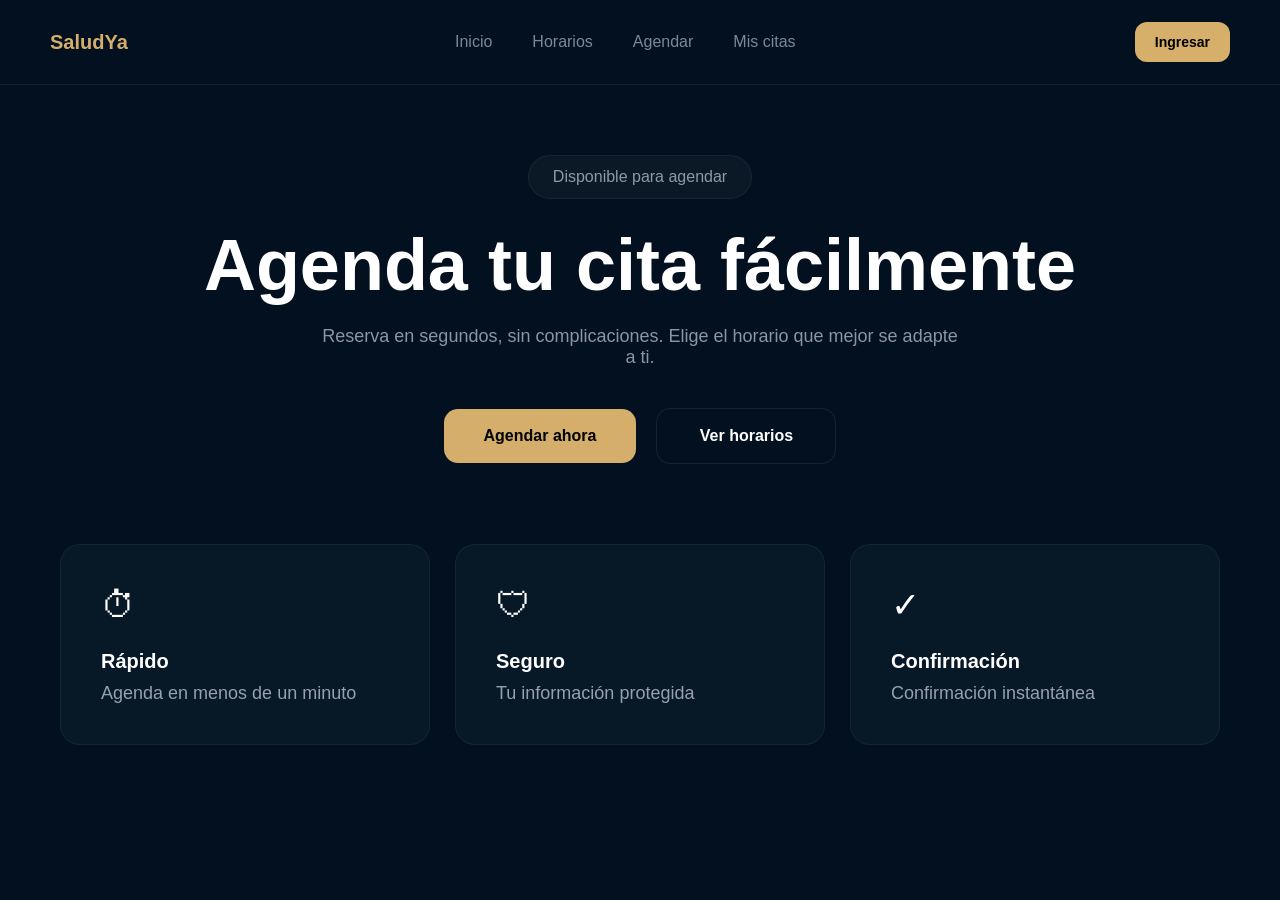
<file: index.html>
<!DOCTYPE html>

<html lang="es">

<head>

    <meta charset="UTF-8">

    <meta name="viewport" content="width=device-width, initial-scale=1.0">

    <title>

        SaludYa

    </title>

    <link rel="stylesheet" href="css/styles.css">

</head>

<body>


    <header class="navbar">

        <div class="logo">

            <h2>SaludYa</h2>

        </div>

        <nav class="nav-menu">

            <a href="index.html">Inicio</a>

            <a href="horarios.html">Horarios</a>

            <a href="agendar.html">Agendar</a>

            <a href="citas.html">Mis citas</a>

        </nav>

        <div class="nav-user">

            <span class="nav-username"></span>

            <a href="login.html" class="login-btn primary-btn">

                Ingresar

            </a>

            <button class="logout-btn primary-btn" style="display:none;">

                Salir

            </button>

        </div>

    </header>



    <main class="hero-section">


        <div class="hero-badge">

            Disponible para agendar

        </div>


        <h1>

            Agenda tu cita fácilmente

        </h1>


        <p>

            Reserva en segundos, sin complicaciones.

            Elige el horario que mejor se adapte a ti.

        </p>



        <div class="hero-buttons">


            <a href="agendar.html" class="primary-btn">

                Agendar ahora

            </a>



            <a href="horarios.html" class="secondary-btn">

                Ver horarios

            </a>


        </div>



        <div class="features-grid">


            <div class="feature-card">

                <div class="feature-icon">

                    ⏱

                </div>

                <h3>

                    Rápido

                </h3>

                <p>

                    Agenda en menos de un minuto

                </p>

            </div>



            <div class="feature-card">

                <div class="feature-icon">

                    🛡

                </div>

                <h3>

                    Seguro

                </h3>

                <p>

                    Tu información protegida

                </p>

            </div>



            <div class="feature-card">

                <div class="feature-icon">

                    ✓

                </div>

                <h3>

                    Confirmación

                </h3>

                <p>

                    Confirmación instantánea

                </p>

            </div>


        </div>


    </main>


    <script src="js/app.js"></script>

</body>

</html>
</file>
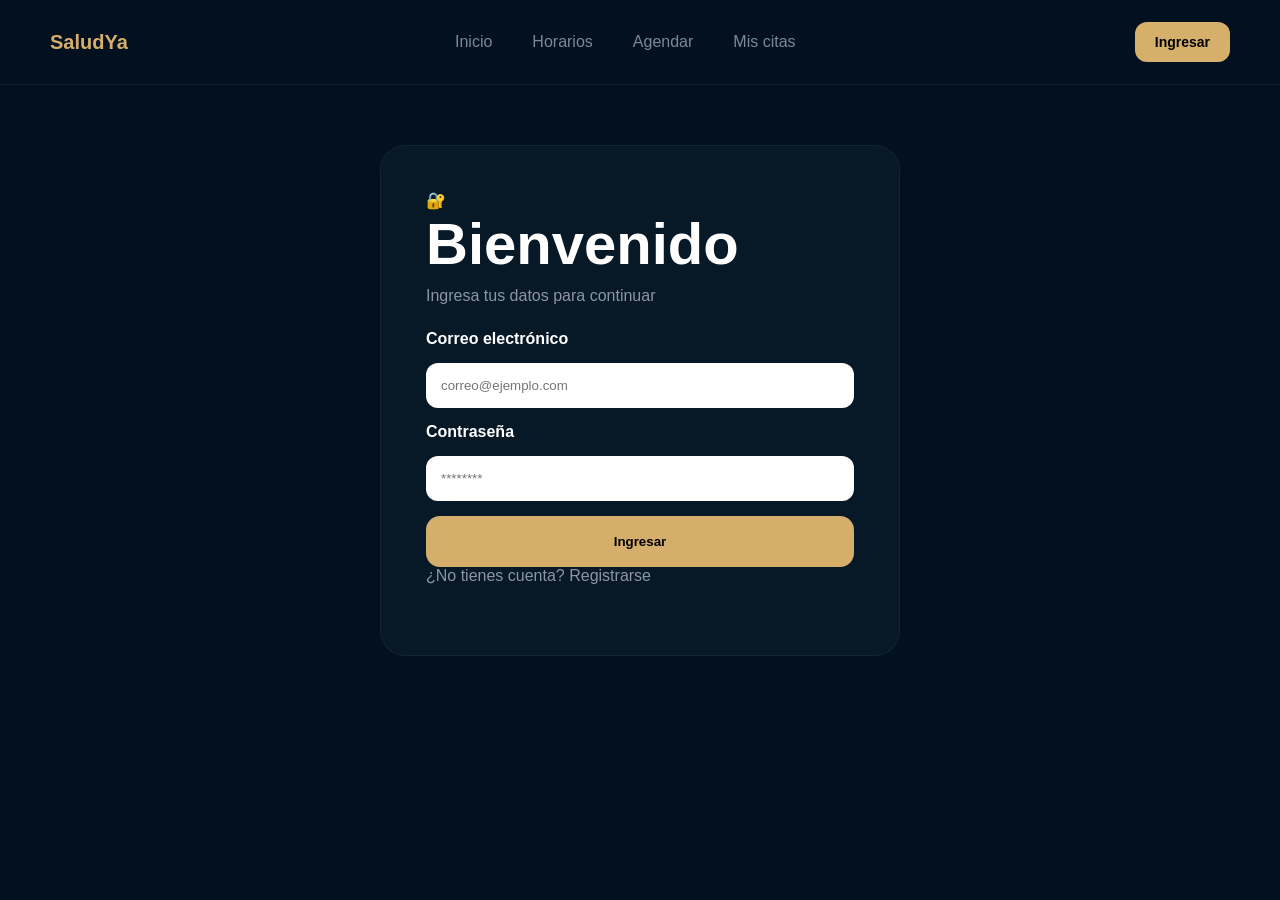
<file: agendar.html>
<!DOCTYPE html>

<html lang="es">

<head>

    <meta charset="UTF-8">

    <meta name="viewport" content="width=device-width, initial-scale=1.0">

    <title>

        Agendar cita | SaludYa

    </title>

    <link rel="stylesheet" href="css/styles.css">

</head>

<body>


    <header class="navbar">


        <div class="logo">

            <h2>

                SaludYa

            </h2>

        </div>


        <nav class="nav-menu">

            <a href="index.html">

                Inicio

            </a>

            <a href="horarios.html">

                Horarios

            </a>

            <a href="agendar.html">

                Agendar

            </a>

            <a href="citas.html">

                Mis citas

            </a>

        </nav>


        <div class="nav-user">


            <span class="nav-username">

                Usuario

            </span>


            <button class="logout-btn">

                Salir

            </button>


        </div>


    </header>



    <main class="center-page">


        <form class="appointment-form appointment-card">


            <h1>

                Agendar cita

            </h1>


            <p>

                Completa los datos para reservar

            </p>



            <label>

                Servicio

            </label>

            <select>

                <option>

                    Consulta General

                </option>

                <option>

                    Revisión

                </option>

                <option>

                    Odontología

                </option>

            </select>



            <label>

                Fecha

            </label>

            <input type="date" id="appointment-date" required>



            <label>

                Hora

            </label>



            <div class="time-grid">


                <button type="button" class="hour-btn">

                    08:00

                </button>


                <button type="button" class="hour-btn">

                    08:30

                </button>


                <button type="button" class="hour-btn">

                    09:00

                </button>


                <button type="button" class="hour-btn">

                    09:30

                </button>


                <button type="button" class="hour-btn">

                    10:00

                </button>


                <button type="button" class="hour-btn">

                    10:30

                </button>


                <button type="button" class="hour-btn">

                    11:00

                </button>


                <button type="button" class="hour-btn">

                    11:30

                </button>


                <button type="button" class="hour-btn">

                    12:00

                </button>


                <button type="button" class="hour-btn">

                    14:00

                </button>


                <button type="button" class="hour-btn">

                    14:30

                </button>


                <button type="button" class="hour-btn">

                    15:00

                </button>


                <button type="button" class="hour-btn">

                    15:30

                </button>


                <button type="button" class="hour-btn">

                    16:00

                </button>


                <button type="button" class="hour-btn">

                    16:30

                </button>


            </div>



            <button type="submit" class="primary-btn confirm-btn">

                Confirmar cita

            </button>


        </form>


    </main>


    <script src="js/app.js"></script>

</body>

</html>
</file>
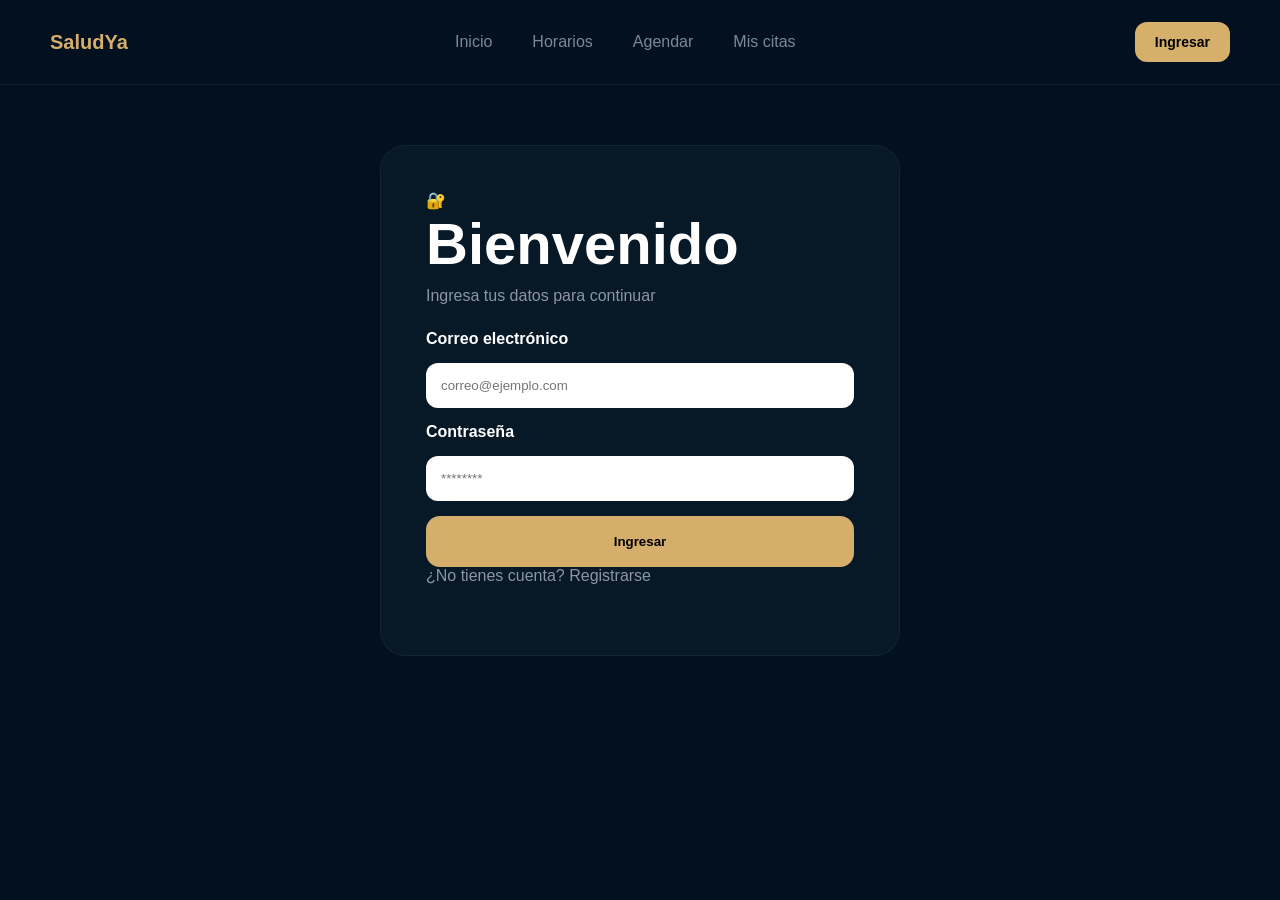
<file: citas.html>
<!DOCTYPE html>

<html lang="es">

<head>

    <meta charset="UTF-8">

    <meta name="viewport" content="width=device-width, initial-scale=1.0">

    <title>

        Mis citas | SaludYa

    </title>

    <link rel="stylesheet" href="css/styles.css">

</head>

<body>


    <header class="navbar">


        <div class="logo">

            <h2>

                SaludYa

            </h2>

        </div>


        <nav class="nav-menu">

            <a href="index.html">

                Inicio

            </a>

            <a href="horarios.html">

                Horarios

            </a>

            <a href="agendar.html">

                Agendar

            </a>

            <a href="citas.html">

                Mis citas

            </a>

        </nav>


        <div class="nav-user">


            <span class="nav-username">

                Usuario

            </span>


            <button class="logout-btn">

                Salir

            </button>


        </div>


    </header>



    <main class="page-container">


        <section class="schedule-header">


            <h1>

                Mis citas

            </h1>


            <p>

                Visualiza y gestiona tus citas agendadas

            </p>


        </section>



        <section class="appointments-grid" id="appointments-container">


        </section>



    </main>


    <script src="js/app.js"></script>

</body>

</html>
</file>
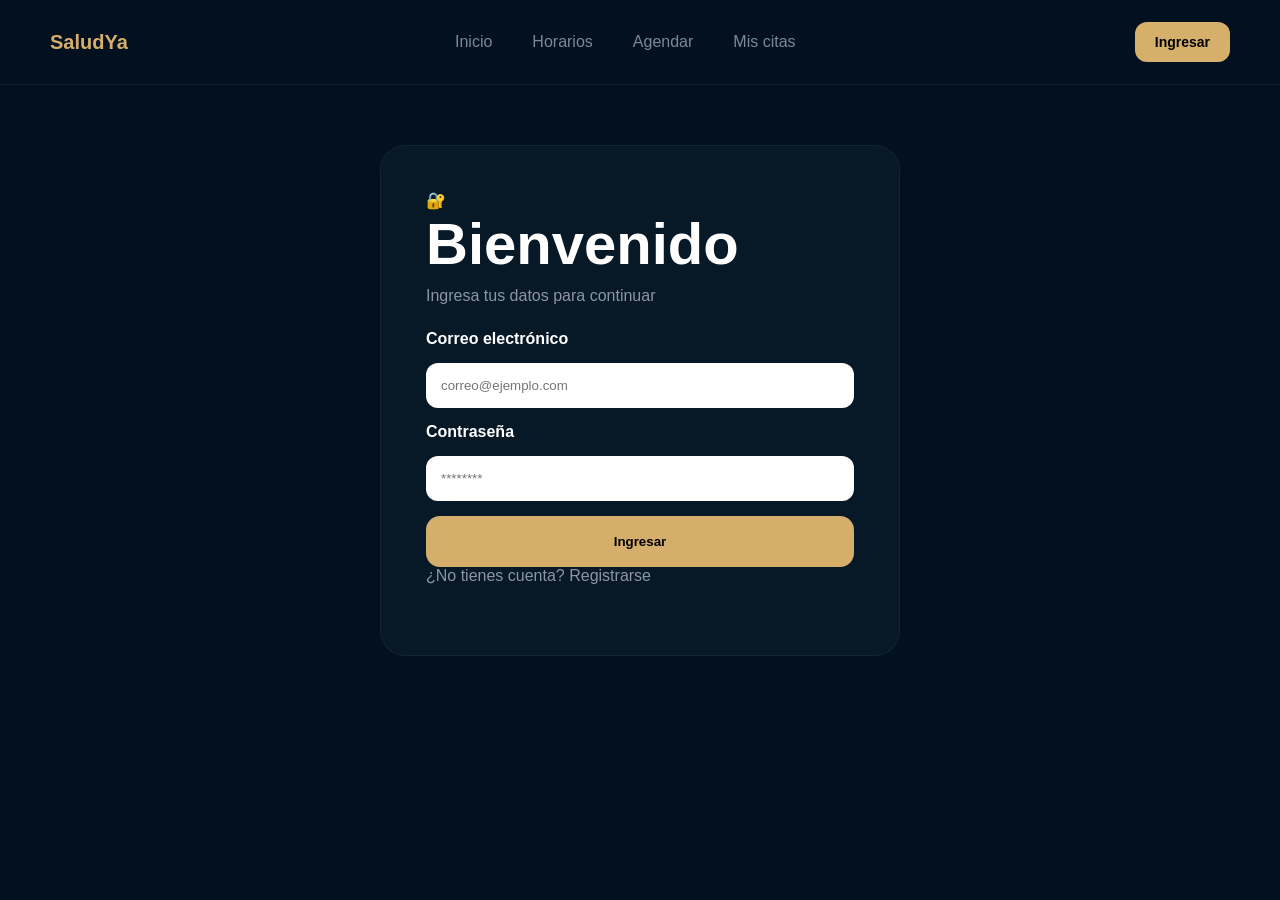
<file: confirmacion.html>
<!DOCTYPE html>

<html lang="es">

<head>

    <meta charset="UTF-8">

    <meta name="viewport" content="width=device-width, initial-scale=1.0">

    <title>

        Confirmación | SaludYa

    </title>

    <link rel="stylesheet" href="css/styles.css">

</head>

<body>


    <header class="navbar">


        <div class="logo">

            <h2>

                SaludYa

            </h2>

        </div>


        <nav class="nav-menu">

            <a href="index.html">

                Inicio

            </a>

            <a href="horarios.html">

                Horarios

            </a>

            <a href="agendar.html">

                Agendar

            </a>

            <a href="citas.html">

                Mis citas

            </a>

        </nav>


        <div class="nav-user">


            <span class="nav-username">

                Usuario

            </span>


            <button class="logout-btn">

                Salir

            </button>


        </div>


    </header>



    <main class="center-page">


        <div class="confirmation-card">


            <div class="success-icon">

                ✓

            </div>



            <h1>

                ¡Cita Confirmada!

            </h1>



            <p>

                Tu cita ha sido agendada exitosamente

            </p>



            <div class="confirmation-details">


                <div class="confirm-row">

                    <span>

                        Servicio

                    </span>

                    <strong id="confirm-servicio">

                        -

                    </strong>

                </div>



                <div class="confirm-row">

                    <span>

                        Fecha

                    </span>

                    <strong id="confirm-fecha">

                        -

                    </strong>

                </div>



                <div class="confirm-row">

                    <span>

                        Hora

                    </span>

                    <strong id="confirm-hora">

                        -

                    </strong>

                </div>



                <div class="confirm-row">

                    <span>

                        Estado

                    </span>

                    <strong class="status-ok">

                        Confirmada

                    </strong>

                </div>


            </div>



            <div class="hero-buttons">


                <a href="agendar.html" class="primary-btn">

                    Agendar otra cita

                </a>



                <a href="citas.html" class="secondary-btn">

                    Ver mis citas

                </a>


            </div>


        </div>


    </main>


    <script src="js/app.js"></script>

</body>

</html>
</file>
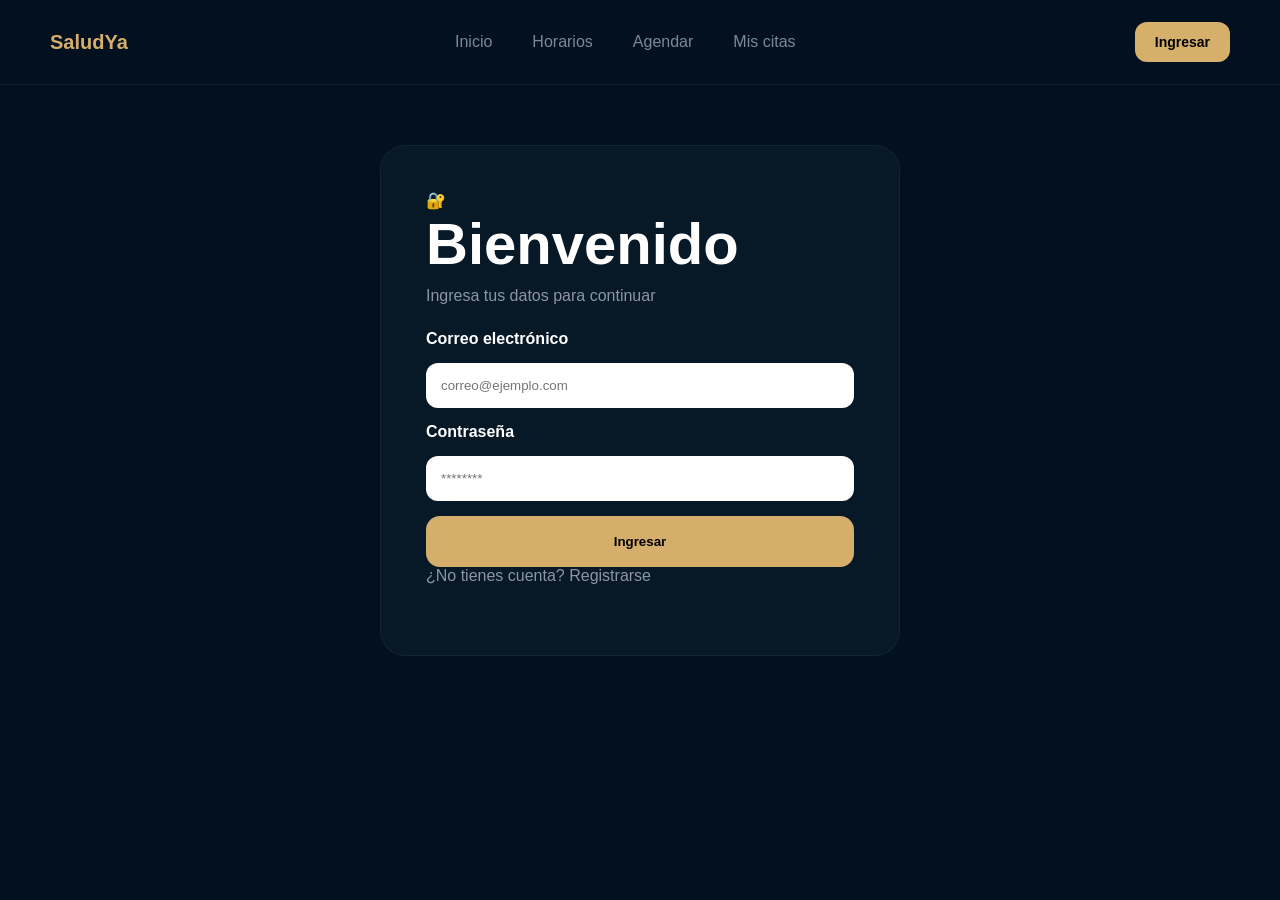
<file: horarios.html>
<!DOCTYPE html>

<html lang="es">

<head>

    <meta charset="UTF-8">

    <meta name="viewport" content="width=device-width, initial-scale=1.0">

    <title>

        Horarios | SaludYa

    </title>

    <link rel="stylesheet" href="css/styles.css">

</head>

<body>


    <header class="navbar">


        <div class="logo">

            <h2>

                SaludYa

            </h2>

        </div>


        <nav class="nav-menu">

            <a href="index.html">

                Inicio

            </a>

            <a href="horarios.html">

                Horarios

            </a>

            <a href="agendar.html">

                Agendar

            </a>

            <a href="citas.html">

                Mis citas

            </a>

        </nav>


        <div class="nav-user">


            <span class="nav-username">

                Usuario

            </span>


            <button class="logout-btn">

                Salir

            </button>


        </div>


    </header>



    <main class="page-container">


        <section class="schedule-header">


            <h1>

                Horarios disponibles

            </h1>


            <p>

                Selecciona un día para ver disponibilidad

            </p>


        </section>



        <section class="schedule-grid">



            <div class="schedule-card">

                <h3>

                    Lunes

                </h3>

                <div class="schedule-info">

                    <span>

                        8:00 - 17:00

                    </span>

                    <span class="badge">

                        12 disponibles

                    </span>

                </div>

            </div>



            <div class="schedule-card">

                <h3>

                    Martes

                </h3>

                <div class="schedule-info">

                    <span>

                        8:00 - 17:00

                    </span>

                    <span class="badge">

                        10 disponibles

                    </span>

                </div>

            </div>



            <div class="schedule-card">

                <h3>

                    Miércoles

                </h3>

                <div class="schedule-info">

                    <span>

                        8:00 - 17:00

                    </span>

                    <span class="badge">

                        14 disponibles

                    </span>

                </div>

            </div>



            <div class="schedule-card">

                <h3>

                    Jueves

                </h3>

                <div class="schedule-info">

                    <span>

                        8:00 - 17:00

                    </span>

                    <span class="badge">

                        8 disponibles

                    </span>

                </div>

            </div>



            <div class="schedule-card">

                <h3>

                    Viernes

                </h3>

                <div class="schedule-info">

                    <span>

                        8:00 - 15:00

                    </span>

                    <span class="badge">

                        6 disponibles

                    </span>

                </div>

            </div>



            <div class="schedule-card">

                <h3>

                    Sábado

                </h3>

                <div class="schedule-info">

                    <span>

                        8:00 - 12:00

                    </span>

                    <span class="badge">

                        4 disponibles

                    </span>

                </div>

            </div>



        </section>



        <div class="schedule-button-container">


            <a href="agendar.html" class="primary-btn schedule-btn">

                Agendar una cita

            </a>


        </div>


    </main>


    <script src="js/app.js"></script>

</body>

</html>
</file>
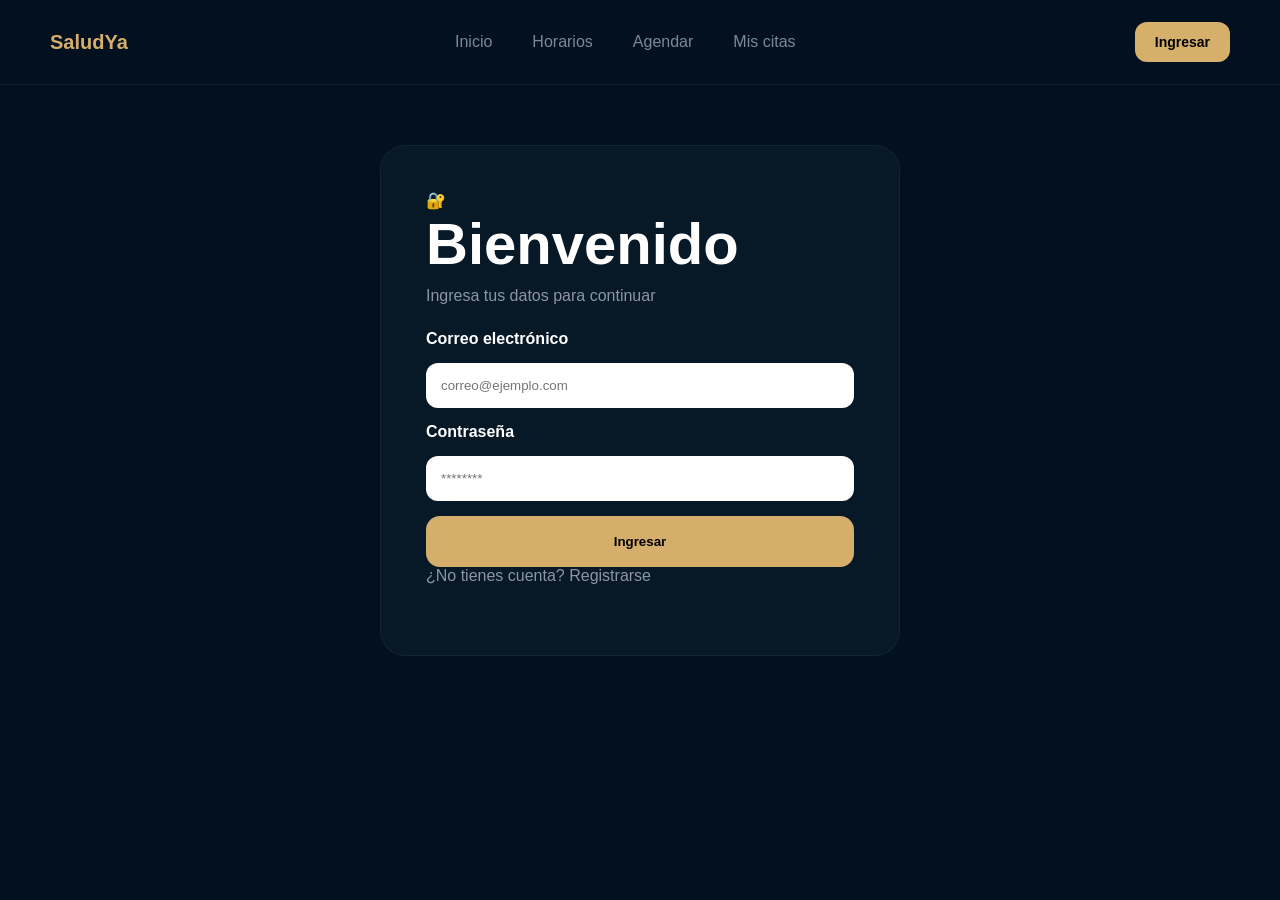
<file: login.html>
<!DOCTYPE html>

<html lang="es">

<head>

    <meta charset="UTF-8">

    <meta name="viewport" content="width=device-width, initial-scale=1.0">

    <title>Ingresar | SaludYa</title>

    <link rel="stylesheet" href="css/styles.css">

</head>

<body>

    <header class="navbar">

        <div class="logo">

            <h2>SaludYa</h2>

        </div>

        <nav class="nav-menu">

            <a href="index.html">

                Inicio

            </a>

            <a href="horarios.html">

                Horarios

            </a>

            <a href="agendar.html">

                Agendar

            </a>

            <a href="citas.html">

                Mis citas

            </a>

        </nav>

        <div class="nav-user">

            <span class="nav-username">

            </span>

            <a href="login.html" class="login-btn">

                Ingresar

            </a>

            <button class="logout-btn" style="display:none;">

                Salir

            </button>

        </div>

    </header>


    <main class="center-page">

        <div class="login-card">

            <div class="login-icon">

                🔐

            </div>

            <h1>

                Bienvenido

            </h1>

            <p>

                Ingresa tus datos para continuar

            </p>


            <form class="login-form">

                <label>

                    Correo electrónico

                </label>

                <input type="email" placeholder="correo@ejemplo.com">

                <label>

                    Contraseña

                </label>

                <input type="password" placeholder="********">

                <button type="submit" class="primary-btn">

                    Ingresar

                </button>

            </form>


            <p class="register-link">

                ¿No tienes cuenta?

                <a href="registro.html">

                    Registrarse

                </a>

            </p>

        </div>

    </main>

    <script src="js/app.js"></script>

</body>

</html>
</file>
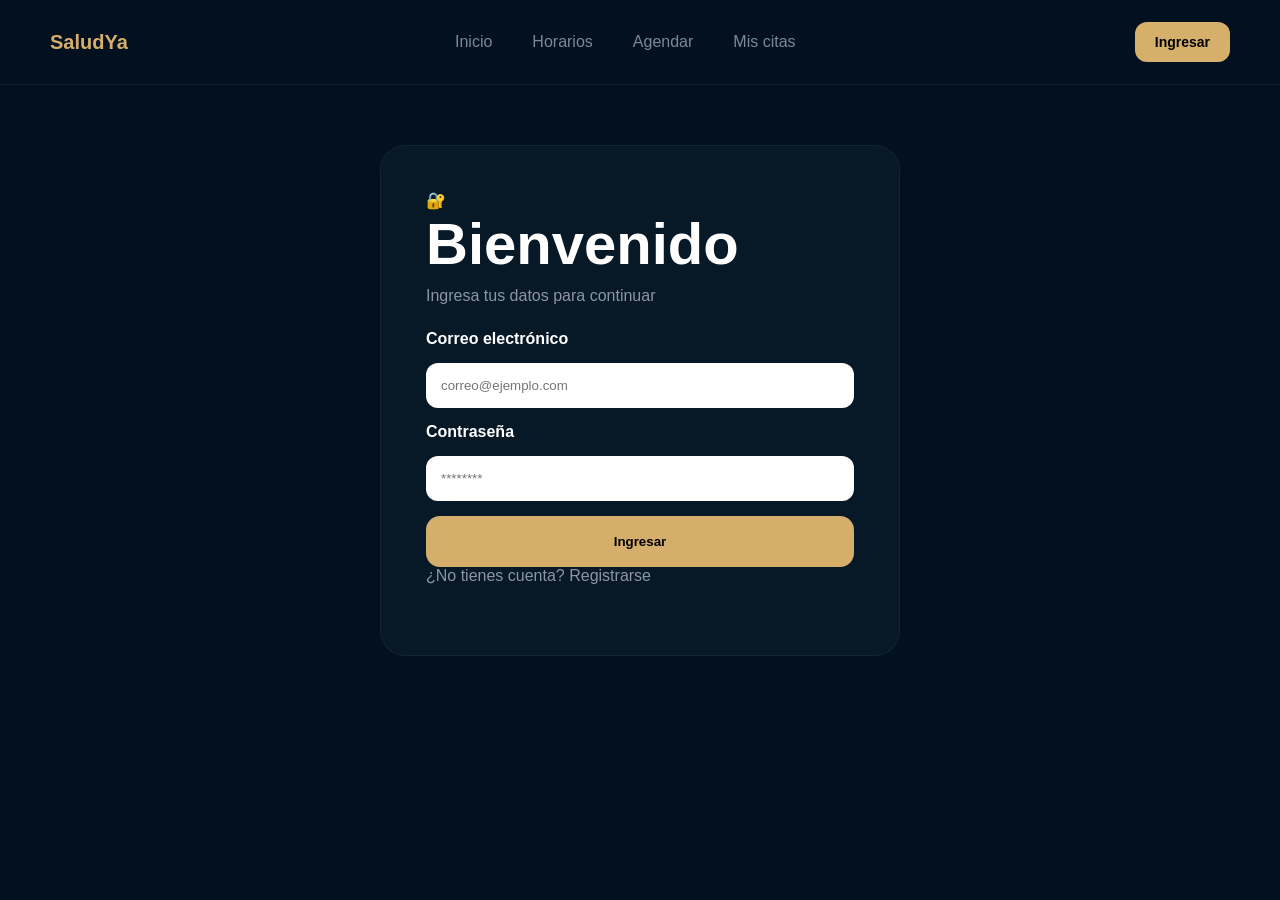
<file: perfil.html>
<!DOCTYPE html>

<html lang="es">

<head>

    <meta charset="UTF-8">

    <meta name="viewport" content="width=device-width, initial-scale=1.0">

    <title>

        Perfil | SaludYa

    </title>

    <link rel="stylesheet" href="css/styles.css">

</head>

<body>


    <header class="navbar">


        <div class="logo">

            <h2>

                SaludYa

            </h2>

        </div>


        <nav class="nav-menu">

            <a href="index.html">

                Inicio

            </a>

            <a href="horarios.html">

                Horarios

            </a>

            <a href="agendar.html">

                Agendar

            </a>

            <a href="citas.html">

                Mis citas

            </a>

        </nav>


        <div class="nav-user">


            <span class="nav-username">

                Usuario

            </span>


            <button class="logout-btn">

                Salir

            </button>


        </div>


    </header>



    <main class="center-page">


        <div class="profile-card">


            <h1>

                Perfil

            </h1>


            <p>

                Gestiona tu información personal

            </p>



            <form class="profile-form">


                <label>

                    Nombre completo

                </label>

                <input type="text" placeholder="Tu nombre">


                <label>

                    Correo electrónico

                </label>

                <input type="email" placeholder="correo@ejemplo.com">


                <label>

                    Teléfono

                </label>

                <input type="text" placeholder="3001234567">


                <label>

                    Fecha nacimiento

                </label>

                <input type="date">


                <label>

                    Dirección

                </label>

                <input type="text" placeholder="Tu dirección">


                <button type="submit" class="primary-btn">

                    Actualizar perfil

                </button>


            </form>


        </div>


    </main>


    <script src="js/app.js"></script>

</body>

</html>
</file>
<file: css/styles.css>
* {

    margin: 0;

    padding: 0;

    box-sizing: border-box;

}

body {

    font-family: Arial, sans-serif;

    background: #02101f;

    color: white;

    min-height: 100vh;

}

a {

    text-decoration: none;

    color: inherit;

}

.navbar {

    display: flex;

    justify-content: space-between;

    align-items: center;

    padding: 22px 50px;

    border-bottom: 1px solid rgba(255, 255, 255, .06);

    background: #02101f;

}

.logo h2 {

    color: #D4AE6A;

    font-size: 20px;

}

.nav-menu {

    display: flex;

    gap: 40px;

}

.nav-menu a {

    color: #7d8798;

    transition: .3s;

}

.nav-menu a:hover {

    color: white;

}

.nav-user {

    display: flex;

    align-items: center;

    gap: 15px;

}

.nav-btn,

.nav-user button,

.logout-btn {

    background: #D4AE6A;

    color: black;

    border: none;

    padding: 12px 26px;

    border-radius: 12px;

    font-weight: 700;

    cursor: pointer;

}

.center-page {

    display: flex;

    justify-content: center;

    align-items: center;

    padding: 60px 20px;

}

.hero-section {

    max-width: 1200px;

    margin: auto;

    padding: 70px 20px;

    text-align: center;

}

.hero-badge {

    display: inline-block;

    padding: 12px 24px;

    border-radius: 999px;

    background: rgba(255, 255, 255, .04);

    border: 1px solid rgba(255, 255, 255, .05);

    margin-bottom: 30px;

    color: #8f98a8;

}

.hero-section h1 {

    font-size: 72px;

    font-weight: 800;

    line-height: 1;

    margin-bottom: 25px;

}

.hero-section p {

    max-width: 650px;

    margin: auto;

    font-size: 18px;

    color: #8d95a3;

}

.hero-buttons {

    display: flex;

    justify-content: center;

    align-items: center;

    gap: 20px;

    margin-top: 40px;

    flex-wrap: wrap;

}

.primary-btn {

    display: inline-flex;

    justify-content: center;

    align-items: center;

    background: #D4AE6A;

    color: black;

    padding: 18px 40px;

    border-radius: 14px;

    font-weight: 700;

    border: none;

    cursor: pointer;

    min-width: 180px;

    width: auto;

}

.secondary-btn {

    display: inline-flex;

    justify-content: center;

    align-items: center;

    border: 1px solid rgba(255, 255, 255, .08);

    padding: 18px 40px;

    border-radius: 14px;

    color: white;

    min-width: 180px;

    width: auto;

    font-weight: 700;

}

.features-grid {

    display: grid;

    grid-template-columns: repeat(auto-fit, minmax(240px, 1fr));

    gap: 25px;

    margin-top: 80px;

}

.feature-card {

    background: #071827;

    padding: 40px;

    border-radius: 20px;

    border: 1px solid rgba(255, 255, 255, .05);

    text-align: left;

}

.feature-icon {

    font-size: 35px;

    margin-bottom: 25px;

}

.feature-card h3 {

    margin-bottom: 10px;

    font-size: 20px;

}

.feature-card p {

    color: #97a0ae;

}

.register-card,

.login-card,

.profile-card,

.appointment-card,

.confirmation-card {

    width: 100%;

    max-width: 520px;

    background: #071827;

    padding: 45px;

    border-radius: 25px;

    border: 1px solid rgba(255, 255, 255, .05);

}

.register-card h1,

.login-card h1,

.profile-card h1,

.appointment-card h1,

.confirmation-card h1 {

    font-size: 58px;

    margin-bottom: 10px;

}

.register-card p,

.login-card p,

.profile-card p,

.appointment-card p,

.confirmation-card p {

    color: #8d95a3;

    margin-bottom: 25px;

}

.register-form,

.login-form,

.profile-form,

.appointment-form {

    display: flex;

    flex-direction: column;

    gap: 15px;

}

label {

    font-weight: 600;

}

input,

select {

    width: 100%;

    padding: 15px;

    border: none;

    border-radius: 12px;

}

.time-grid {

    display: grid;

    grid-template-columns: repeat(3, 1fr);

    gap: 10px;

    margin-top: 10px;

}

.hour-btn {

    background: #1a2537;

    color: white;

    border: none;

    padding: 15px;

    border-radius: 10px;

    cursor: pointer;

}

.hour-btn.selected {

    background: #D4AE6A;

    color: black;

}

.schedule-header {

    text-align: center;

    padding-top: 60px;

}

.schedule-header h1 {

    font-size: 64px;

    margin-bottom: 10px;

}

.schedule-header p {

    color: #8d95a3;

}

.schedule-grid {

    display: grid;

    grid-template-columns: repeat(auto-fit, minmax(260px, 1fr));

    gap: 20px;

    max-width: 800px;

    margin: 50px auto;

}

.schedule-card {

    background: #071827;

    padding: 30px;

    border-radius: 20px;

    border: 1px solid rgba(255, 255, 255, .05);

}

.schedule-info {

    display: flex;

    justify-content: space-between;

    margin-top: 20px;

    color: #8f98a8;

}

.badge {

    background: #0f3a31;

    padding: 8px 15px;

    border-radius: 999px;

    color: #38d27a;

}

.confirm-data {

    background: #121f30;

    padding: 30px;

    border-radius: 20px;

    margin: 30px 0;

}

.confirm-row {

    display: flex;

    justify-content: space-between;

    margin-bottom: 18px;

}

.status-ok {

    color: #38d27a;

    font-weight: 700;

}

.appointments-grid {

    display: grid;

    grid-template-columns: repeat(auto-fit, minmax(350px, 1fr));

    gap: 25px;

    margin-top: 50px;

}

.appointment-item {

    background: #071827;

    padding: 25px;

    border-radius: 20px;

    border: 1px solid rgba(255, 255, 255, .05);

}

.cancel-btn {

    width: 100%;

    margin-top: 20px;

    padding: 14px;

    border: none;

    border-radius: 12px;

    background: #291b25;

    color: #ff6464;

    cursor: pointer;

}

.page-container {

    max-width: 1200px;

    margin: auto;

    padding: 20px;

}

@media(max-width:768px) {

    .hero-section h1 {

        font-size: 48px;

    }

    .navbar {

        padding: 20px;

        flex-direction: column;

        gap: 20px;

    }

    .nav-menu {

        gap: 20px;

    }

    .register-card,

    .login-card,

    .profile-card,

    .appointment-card,

    .confirmation-card {

        padding: 30px;

    }

}

.hero-buttons {

    display: flex;

    justify-content: center;

    gap: 20px;

    margin-top: 40px;

    flex-wrap: wrap;

}

.hero-buttons .primary-btn,
.hero-buttons .secondary-btn {

    width: auto !important;

    min-width: 180px;

    display: flex;

    justify-content: center;

    align-items: center;

    text-decoration: none;

}

.nav-btn {

    text-decoration: none;

}

.nav-user .login-btn,
.nav-user .logout-btn {

    width: auto !important;

    min-width: 90px;

    padding: 12px 20px !important;

    font-size: 14px;

    border-radius: 12px;

    display: flex;

    align-items: center;

    justify-content: center;

}

.nav-user {

    display: flex;

    align-items: center;

    gap: 12px;

}

.nav-username {

    font-weight: 600;

    color: white;

}

.nav-user .login-btn {

    background: #d6b06a;

    color: #000;

    padding: 12px 22px;

    border-radius: 12px;

    font-weight: 600;

    text-decoration: none;

    display: flex;

    align-items: center;

    justify-content: center;

    transition: .3s;

}

.nav-user .login-btn:hover {

    opacity: .9;

}
</file>
